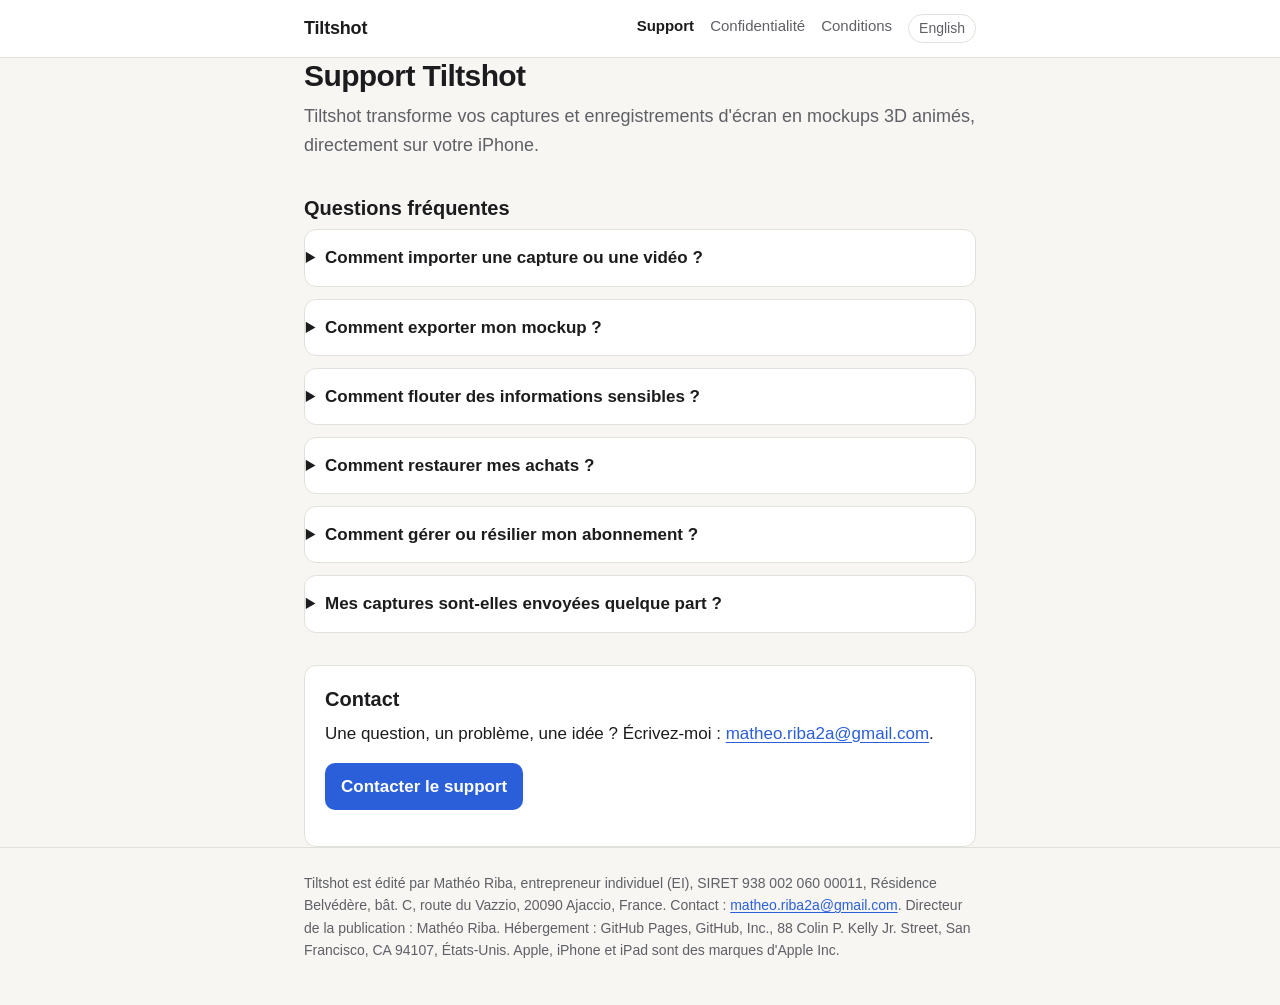
<file: index.html>
<!doctype html>
<html lang="fr">
<head>
  <meta charset="utf-8">
  <meta name="viewport" content="width=device-width, initial-scale=1">
  <title>Support · Tiltshot</title>
  <meta name="description" content="Aide et contact pour Tiltshot, l'app iOS qui transforme vos captures d'écran en mockups 3D.">
  <link rel="alternate" hreflang="fr" href="https://math-mo.github.io/tiltshot-site/">
  <link rel="alternate" hreflang="en" href="https://math-mo.github.io/tiltshot-site/en/">
  <link rel="stylesheet" href="style.css">
</head>
<body>
  <header class="site">
    <div class="wrap">
      <a class="brand" href="./">Tiltshot</a>
      <nav class="links" aria-label="Pages">
        <a href="./" aria-current="page">Support</a>
        <a href="privacy/">Confidentialité</a>
        <a href="terms/">Conditions</a>
        <a class="lang" href="en/" hreflang="en" lang="en">English</a>
      </nav>
    </div>
  </header>
  <main class="wrap">
    <h1>Support Tiltshot</h1>
    <p class="lede">Tiltshot transforme vos captures et enregistrements d'écran en mockups 3D animés, directement sur votre iPhone.</p>

    <h2>Questions fréquentes</h2>

    <details>
      <summary>Comment importer une capture ou une vidéo ?</summary>
      <p>Deux possibilités :</p>
      <ul>
        <li><strong>Depuis n'importe quelle app</strong> : touchez Partager sur une capture ou un enregistrement d'écran (dans Photos, par exemple), puis choisissez Tiltshot.</li>
        <li><strong>Depuis Tiltshot</strong> : importez depuis Photos ou Fichiers, ou touchez « Dernière capture » pour reprendre votre capture la plus récente.</li>
      </ul>
      <p>Tiltshot reconnaît le modèle d'appareil d'après la taille de l'image et choisit le bon cadre. Vous pouvez en changer à tout moment.</p>
    </details>

    <details>
      <summary>Comment exporter mon mockup ?</summary>
      <p>Lancez l'export depuis l'éditeur et choisissez le format : image PNG ou JPEG, vidéo MP4, ou GIF animé. Vous pouvez ensuite enregistrer le résultat dans Photos, dans Fichiers, ou le partager directement.</p>
      <p>La version gratuite exporte jusqu'en 1080p et 30 images par seconde, avec le filigrane « Made with Tiltshot ». Tiltshot Pro débloque la 4K, 60 images par seconde, la vidéo transparente et l'export sans filigrane.</p>
      <p>Pour enregistrer dans Photos, Tiltshot demande seulement l'autorisation « ajout seul ».</p>
    </details>

    <details>
      <summary>Comment flouter des informations sensibles ?</summary>
      <p>Utilisez « Masquer les infos sensibles » : Tiltshot repère sur la capture les e-mails, numéros de téléphone, adresses, liens, IBAN et numéros de carte, puis les floute ou les pixellise. Vous pouvez aussi ajouter une zone à la main, ou en retirer une.</p>
      <p>La détection peut se lancer automatiquement à chaque import : activez-la dans les réglages de l'app. Elle se fait entièrement sur l'iPhone, et l'image d'origine est conservée.</p>
    </details>

    <details>
      <summary>Comment restaurer mes achats ?</summary>
      <p>Si vous avez déjà acheté Tiltshot Pro (abonnement ou achat à vie), sur un autre appareil ou avant une réinstallation, touchez « Restaurer les achats » dans l'app. Utilisez le même compte Apple que lors de l'achat.</p>
    </details>

    <details>
      <summary>Comment gérer ou résilier mon abonnement ?</summary>
      <p>Les abonnements sont gérés par Apple. Touchez « Gérer l'abonnement » dans l'app, ou ouvrez Réglages sur votre iPhone, touchez votre nom, puis Abonnements.</p>
      <p>Un abonnement se renouvelle automatiquement, sauf s'il est désactivé au moins 24 heures avant la fin de la période en cours. Les remboursements sont traités par Apple : <a href="https://reportaproblem.apple.com">reportaproblem.apple.com</a>.</p>
    </details>

    <details>
      <summary>Mes captures sont-elles envoyées quelque part ?</summary>
      <p>Non. Vos captures, vidéos et projets restent sur votre appareil. Tiltshot n'a pas de compte, pas de serveur, pas de publicité ni de suivi. Voir la <a href="privacy/">politique de confidentialité</a>.</p>
    </details>

    <section class="contact" id="contact">
      <h2>Contact</h2>
      <p>Une question, un problème, une idée ? Écrivez-moi : <a href="mailto:matheo.riba2a@gmail.com">matheo.riba2a@gmail.com</a>.</p>
      <p><a class="button" href="mailto:matheo.riba2a@gmail.com">Contacter le support</a></p>
    </section>
  </main>
  <footer class="site">
    <div class="wrap">
      <p>Tiltshot est édité par Mathéo Riba, entrepreneur individuel (EI), SIRET 938 002 060 00011, Résidence Belvédère, bât. C, route du Vazzio, 20090 Ajaccio, France. Contact : <a href="mailto:matheo.riba2a@gmail.com">matheo.riba2a@gmail.com</a>. Directeur de la publication : Mathéo Riba. Hébergement : GitHub Pages, GitHub, Inc., 88 Colin P. Kelly Jr. Street, San Francisco, CA 94107, États-Unis. Apple, iPhone et iPad sont des marques d'Apple Inc.</p>
    </div>
  </footer>
</body>
</html>
</file>
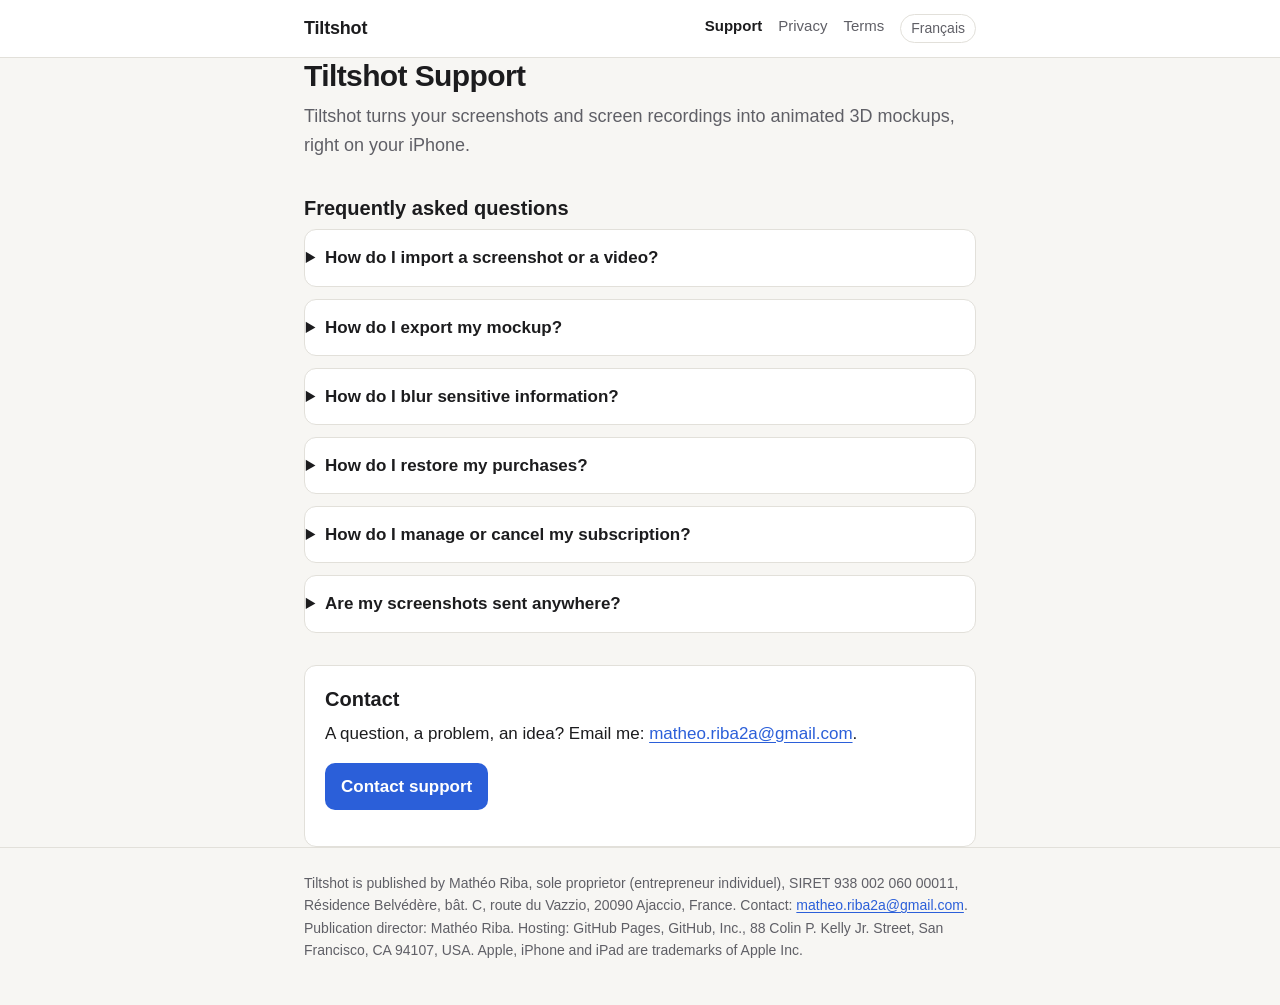
<file: en/index.html>
<!doctype html>
<html lang="en">
<head>
  <meta charset="utf-8">
  <meta name="viewport" content="width=device-width, initial-scale=1">
  <title>Support · Tiltshot</title>
  <meta name="description" content="Help and contact for Tiltshot, the iOS app that turns your screenshots into 3D mockups.">
  <link rel="alternate" hreflang="fr" href="https://math-mo.github.io/tiltshot-site/">
  <link rel="alternate" hreflang="en" href="https://math-mo.github.io/tiltshot-site/en/">
  <link rel="stylesheet" href="../style.css">
</head>
<body>
  <header class="site">
    <div class="wrap">
      <a class="brand" href="../en/">Tiltshot</a>
      <nav class="links" aria-label="Pages">
        <a href="../en/" aria-current="page">Support</a>
        <a href="../en/privacy/">Privacy</a>
        <a href="../en/terms/">Terms</a>
        <a class="lang" href="../" hreflang="fr" lang="fr">Français</a>
      </nav>
    </div>
  </header>
  <main class="wrap">
    <h1>Tiltshot Support</h1>
    <p class="lede">Tiltshot turns your screenshots and screen recordings into animated 3D mockups, right on your iPhone.</p>

    <h2>Frequently asked questions</h2>

    <details>
      <summary>How do I import a screenshot or a video?</summary>
      <p>Two ways:</p>
      <ul>
        <li><strong>From any app</strong>: tap Share on a screenshot or screen recording (in Photos, for example), then choose Tiltshot.</li>
        <li><strong>From Tiltshot</strong>: import from Photos or Files, or tap "Latest Screenshot" to pick up your most recent screenshot.</li>
      </ul>
      <p>Tiltshot recognizes the device model from the image size and picks the matching frame. You can change it at any time.</p>
    </details>

    <details>
      <summary>How do I export my mockup?</summary>
      <p>Start the export from the editor and choose a format: PNG or JPEG image, MP4 video, or animated GIF. You can then save the result to Photos or Files, or share it directly.</p>
      <p>The free version exports up to 1080p and 30 frames per second, with a "Made with Tiltshot" watermark. Tiltshot Pro unlocks 4K, 60 frames per second, transparent video and watermark-free exports.</p>
      <p>To save to Photos, Tiltshot only asks for "add only" permission.</p>
    </details>

    <details>
      <summary>How do I blur sensitive information?</summary>
      <p>Use the sensitive info tool in the editor: Tiltshot finds email addresses, phone numbers, addresses, links, IBANs and card numbers on the screenshot, then blurs or pixelates them. You can also add an area by hand, or remove one.</p>
      <p>Detection can run automatically on every import: turn it on in the app's settings. It runs entirely on the iPhone, and the original image is kept.</p>
    </details>

    <details>
      <summary>How do I restore my purchases?</summary>
      <p>If you already bought Tiltshot Pro (subscription or lifetime purchase), on another device or before reinstalling, tap "Restore Purchases" in the app. Use the same Apple Account you used to buy it.</p>
    </details>

    <details>
      <summary>How do I manage or cancel my subscription?</summary>
      <p>Subscriptions are managed by Apple. Use the subscription button in the app, or open Settings on your iPhone, tap your name, then Subscriptions.</p>
      <p>A subscription renews automatically unless it is turned off at least 24 hours before the end of the current period. Refunds are handled by Apple: <a href="https://reportaproblem.apple.com">reportaproblem.apple.com</a>.</p>
    </details>

    <details>
      <summary>Are my screenshots sent anywhere?</summary>
      <p>No. Your screenshots, videos and projects stay on your device. Tiltshot has no account, no server, no ads and no tracking. See the <a href="privacy/">privacy policy</a>.</p>
    </details>

    <section class="contact" id="contact">
      <h2>Contact</h2>
      <p>A question, a problem, an idea? Email me: <a href="mailto:matheo.riba2a@gmail.com">matheo.riba2a@gmail.com</a>.</p>
      <p><a class="button" href="mailto:matheo.riba2a@gmail.com">Contact support</a></p>
    </section>
  </main>
  <footer class="site">
    <div class="wrap">
      <p>Tiltshot is published by Mathéo Riba, sole proprietor (entrepreneur individuel), SIRET 938 002 060 00011, Résidence Belvédère, bât. C, route du Vazzio, 20090 Ajaccio, France. Contact: <a href="mailto:matheo.riba2a@gmail.com">matheo.riba2a@gmail.com</a>. Publication director: Mathéo Riba. Hosting: GitHub Pages, GitHub, Inc., 88 Colin P. Kelly Jr. Street, San Francisco, CA 94107, USA. Apple, iPhone and iPad are trademarks of Apple Inc.</p>
    </div>
  </footer>
</body>
</html>
</file>
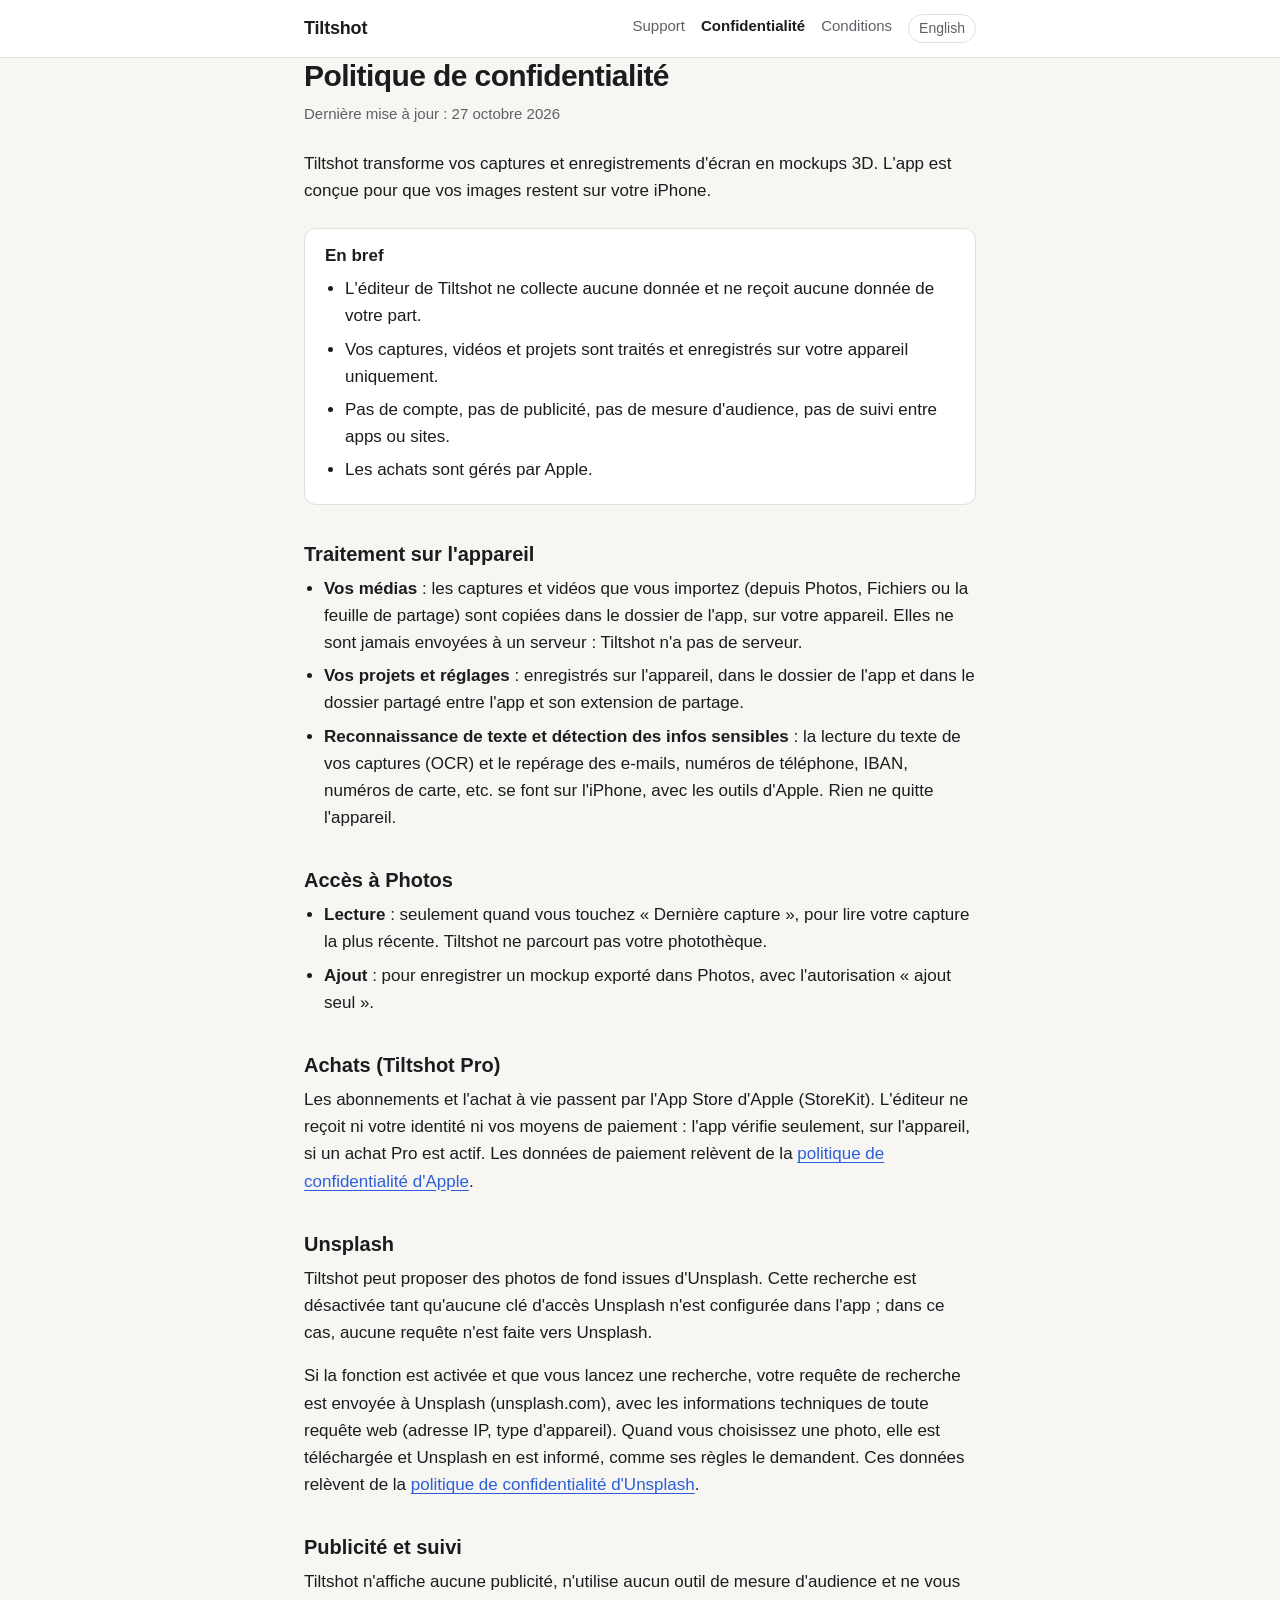
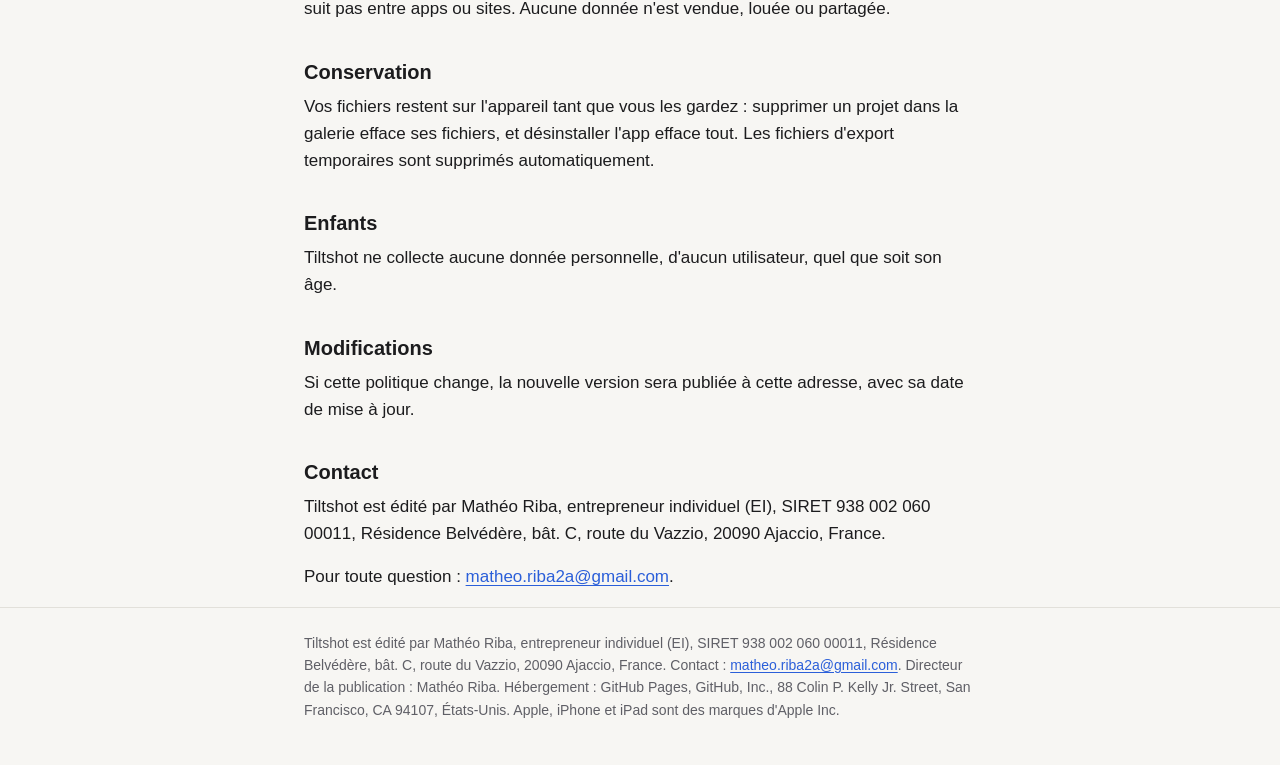
<file: privacy/index.html>
<!doctype html>
<html lang="fr">
<head>
  <meta charset="utf-8">
  <meta name="viewport" content="width=device-width, initial-scale=1">
  <title>Politique de confidentialité · Tiltshot</title>
  <meta name="description" content="Politique de confidentialité de Tiltshot : aucune donnée collectée, traitement sur l'appareil.">
  <link rel="alternate" hreflang="fr" href="https://math-mo.github.io/tiltshot-site/privacy/">
  <link rel="alternate" hreflang="en" href="https://math-mo.github.io/tiltshot-site/en/privacy/">
  <link rel="stylesheet" href="../style.css">
</head>
<body>
  <header class="site">
    <div class="wrap">
      <a class="brand" href="../">Tiltshot</a>
      <nav class="links" aria-label="Pages">
        <a href="../">Support</a>
        <a href="../privacy/" aria-current="page">Confidentialité</a>
        <a href="../terms/">Conditions</a>
        <a class="lang" href="../en/privacy/" hreflang="en" lang="en">English</a>
      </nav>
    </div>
  </header>
  <main class="wrap">
    <h1>Politique de confidentialité</h1>
    <p class="updated">Dernière mise à jour : 27 octobre 2026</p>
    <p>Tiltshot transforme vos captures et enregistrements d'écran en mockups 3D. L'app est conçue pour que vos images restent sur votre iPhone.</p>

    <section class="summary">
      <h2>En bref</h2>
      <ul>
        <li>L'éditeur de Tiltshot ne collecte aucune donnée et ne reçoit aucune donnée de votre part.</li>
        <li>Vos captures, vidéos et projets sont traités et enregistrés sur votre appareil uniquement.</li>
        <li>Pas de compte, pas de publicité, pas de mesure d'audience, pas de suivi entre apps ou sites.</li>
        <li>Les achats sont gérés par Apple.</li>
      </ul>
    </section>

    <h2>Traitement sur l'appareil</h2>
    <ul>
      <li><strong>Vos médias</strong> : les captures et vidéos que vous importez (depuis Photos, Fichiers ou la feuille de partage) sont copiées dans le dossier de l'app, sur votre appareil. Elles ne sont jamais envoyées à un serveur : Tiltshot n'a pas de serveur.</li>
      <li><strong>Vos projets et réglages</strong> : enregistrés sur l'appareil, dans le dossier de l'app et dans le dossier partagé entre l'app et son extension de partage.</li>
      <li><strong>Reconnaissance de texte et détection des infos sensibles</strong> : la lecture du texte de vos captures (OCR) et le repérage des e-mails, numéros de téléphone, IBAN, numéros de carte, etc. se font sur l'iPhone, avec les outils d'Apple. Rien ne quitte l'appareil.</li>
    </ul>

    <h2>Accès à Photos</h2>
    <ul>
      <li><strong>Lecture</strong> : seulement quand vous touchez « Dernière capture », pour lire votre capture la plus récente. Tiltshot ne parcourt pas votre photothèque.</li>
      <li><strong>Ajout</strong> : pour enregistrer un mockup exporté dans Photos, avec l'autorisation « ajout seul ».</li>
    </ul>

    <h2>Achats (Tiltshot Pro)</h2>
    <p>Les abonnements et l'achat à vie passent par l'App Store d'Apple (StoreKit). L'éditeur ne reçoit ni votre identité ni vos moyens de paiement : l'app vérifie seulement, sur l'appareil, si un achat Pro est actif. Les données de paiement relèvent de la <a href="https://www.apple.com/legal/privacy/">politique de confidentialité d'Apple</a>.</p>

    <h2>Unsplash</h2>
    <p>Tiltshot peut proposer des photos de fond issues d'Unsplash. Cette recherche est désactivée tant qu'aucune clé d'accès Unsplash n'est configurée dans l'app ; dans ce cas, aucune requête n'est faite vers Unsplash.</p>
    <p>Si la fonction est activée et que vous lancez une recherche, votre requête de recherche est envoyée à Unsplash (unsplash.com), avec les informations techniques de toute requête web (adresse IP, type d'appareil). Quand vous choisissez une photo, elle est téléchargée et Unsplash en est informé, comme ses règles le demandent. Ces données relèvent de la <a href="https://unsplash.com/privacy">politique de confidentialité d'Unsplash</a>.</p>

    <h2>Publicité et suivi</h2>
    <p>Tiltshot n'affiche aucune publicité, n'utilise aucun outil de mesure d'audience et ne vous suit pas entre apps ou sites. Aucune donnée n'est vendue, louée ou partagée.</p>

    <h2>Conservation</h2>
    <p>Vos fichiers restent sur l'appareil tant que vous les gardez : supprimer un projet dans la galerie efface ses fichiers, et désinstaller l'app efface tout. Les fichiers d'export temporaires sont supprimés automatiquement.</p>

    <h2>Enfants</h2>
    <p>Tiltshot ne collecte aucune donnée personnelle, d'aucun utilisateur, quel que soit son âge.</p>

    <h2>Modifications</h2>
    <p>Si cette politique change, la nouvelle version sera publiée à cette adresse, avec sa date de mise à jour.</p>

    <h2 id="contact">Contact</h2>
    <p>Tiltshot est édité par Mathéo Riba, entrepreneur individuel (EI), SIRET 938 002 060 00011, Résidence Belvédère, bât. C, route du Vazzio, 20090 Ajaccio, France.</p>
    <p>Pour toute question : <a href="mailto:matheo.riba2a@gmail.com">matheo.riba2a@gmail.com</a>.</p>
  </main>
  <footer class="site">
    <div class="wrap">
      <p>Tiltshot est édité par Mathéo Riba, entrepreneur individuel (EI), SIRET 938 002 060 00011, Résidence Belvédère, bât. C, route du Vazzio, 20090 Ajaccio, France. Contact : <a href="mailto:matheo.riba2a@gmail.com">matheo.riba2a@gmail.com</a>. Directeur de la publication : Mathéo Riba. Hébergement : GitHub Pages, GitHub, Inc., 88 Colin P. Kelly Jr. Street, San Francisco, CA 94107, États-Unis. Apple, iPhone et iPad sont des marques d'Apple Inc.</p>
    </div>
  </footer>
</body>
</html>
</file>
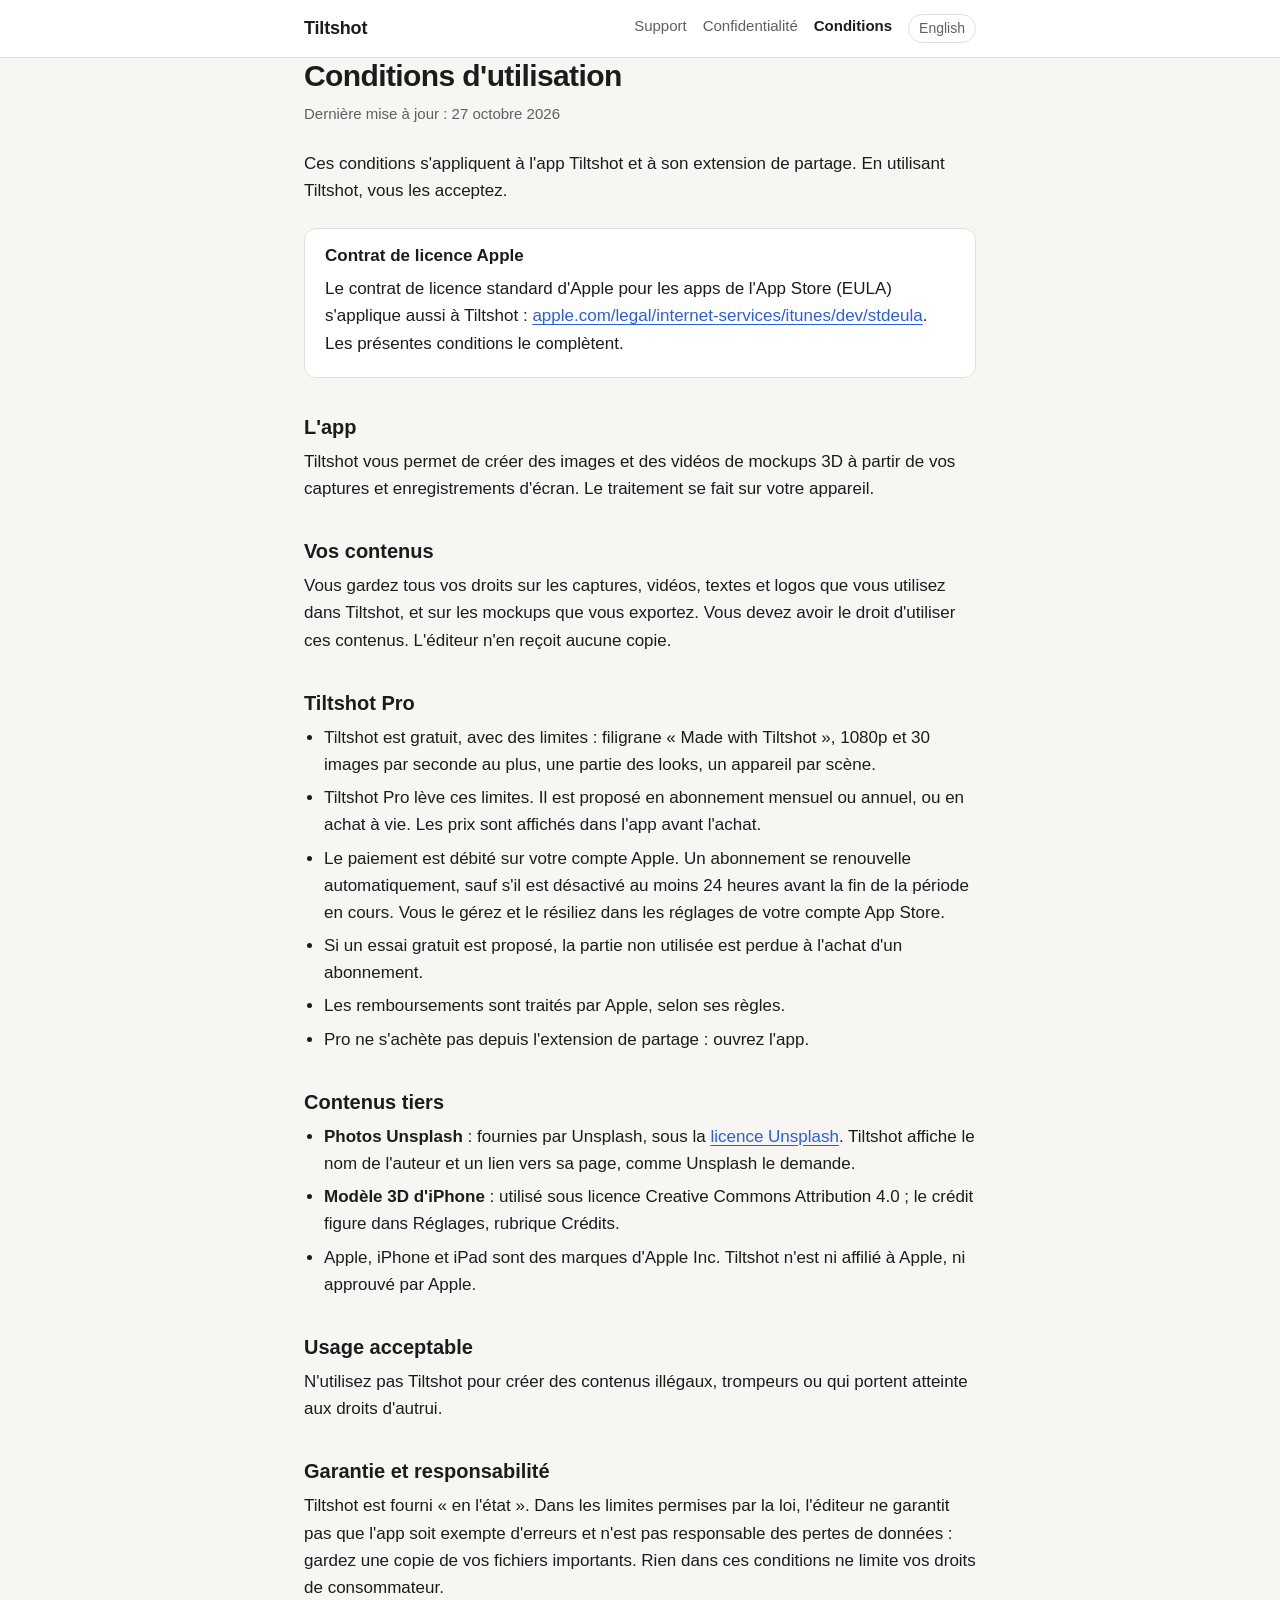
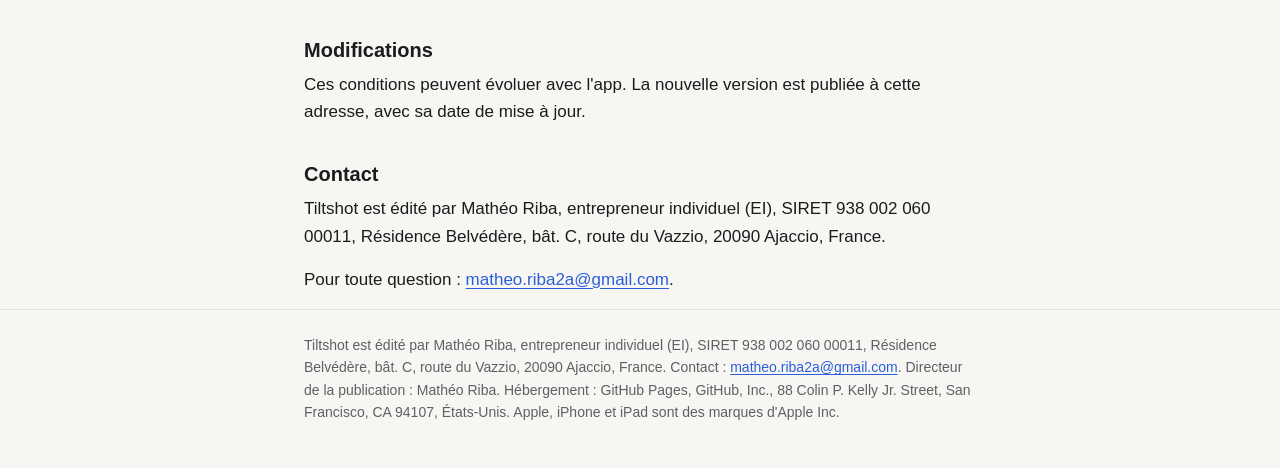
<file: terms/index.html>
<!doctype html>
<html lang="fr">
<head>
  <meta charset="utf-8">
  <meta name="viewport" content="width=device-width, initial-scale=1">
  <title>Conditions d'utilisation · Tiltshot</title>
  <meta name="description" content="Conditions d'utilisation de l'app iOS Tiltshot.">
  <link rel="alternate" hreflang="fr" href="https://math-mo.github.io/tiltshot-site/terms/">
  <link rel="alternate" hreflang="en" href="https://math-mo.github.io/tiltshot-site/en/terms/">
  <link rel="stylesheet" href="../style.css">
</head>
<body>
  <header class="site">
    <div class="wrap">
      <a class="brand" href="../">Tiltshot</a>
      <nav class="links" aria-label="Pages">
        <a href="../">Support</a>
        <a href="../privacy/">Confidentialité</a>
        <a href="../terms/" aria-current="page">Conditions</a>
        <a class="lang" href="../en/terms/" hreflang="en" lang="en">English</a>
      </nav>
    </div>
  </header>
  <main class="wrap">
    <h1>Conditions d'utilisation</h1>
    <p class="updated">Dernière mise à jour : 27 octobre 2026</p>
    <p>Ces conditions s'appliquent à l'app Tiltshot et à son extension de partage. En utilisant Tiltshot, vous les acceptez.</p>

    <section class="summary">
      <h2>Contrat de licence Apple</h2>
      <p>Le contrat de licence standard d'Apple pour les apps de l'App Store (EULA) s'applique aussi à Tiltshot : <a href="https://www.apple.com/legal/internet-services/itunes/dev/stdeula/">apple.com/legal/internet-services/itunes/dev/stdeula</a>. Les présentes conditions le complètent.</p>
    </section>

    <h2>L'app</h2>
    <p>Tiltshot vous permet de créer des images et des vidéos de mockups 3D à partir de vos captures et enregistrements d'écran. Le traitement se fait sur votre appareil.</p>

    <h2>Vos contenus</h2>
    <p>Vous gardez tous vos droits sur les captures, vidéos, textes et logos que vous utilisez dans Tiltshot, et sur les mockups que vous exportez. Vous devez avoir le droit d'utiliser ces contenus. L'éditeur n'en reçoit aucune copie.</p>

    <h2>Tiltshot Pro</h2>
    <ul>
      <li>Tiltshot est gratuit, avec des limites : filigrane « Made with Tiltshot », 1080p et 30 images par seconde au plus, une partie des looks, un appareil par scène.</li>
      <li>Tiltshot Pro lève ces limites. Il est proposé en abonnement mensuel ou annuel, ou en achat à vie. Les prix sont affichés dans l'app avant l'achat.</li>
      <li>Le paiement est débité sur votre compte Apple. Un abonnement se renouvelle automatiquement, sauf s'il est désactivé au moins 24 heures avant la fin de la période en cours. Vous le gérez et le résiliez dans les réglages de votre compte App Store.</li>
      <li>Si un essai gratuit est proposé, la partie non utilisée est perdue à l'achat d'un abonnement.</li>
      <li>Les remboursements sont traités par Apple, selon ses règles.</li>
      <li>Pro ne s'achète pas depuis l'extension de partage : ouvrez l'app.</li>
    </ul>

    <h2>Contenus tiers</h2>
    <ul>
      <li><strong>Photos Unsplash</strong> : fournies par Unsplash, sous la <a href="https://unsplash.com/license">licence Unsplash</a>. Tiltshot affiche le nom de l'auteur et un lien vers sa page, comme Unsplash le demande.</li>
      <li><strong>Modèle 3D d'iPhone</strong> : utilisé sous licence Creative Commons Attribution 4.0 ; le crédit figure dans Réglages, rubrique Crédits.</li>
      <li>Apple, iPhone et iPad sont des marques d'Apple Inc. Tiltshot n'est ni affilié à Apple, ni approuvé par Apple.</li>
    </ul>

    <h2>Usage acceptable</h2>
    <p>N'utilisez pas Tiltshot pour créer des contenus illégaux, trompeurs ou qui portent atteinte aux droits d'autrui.</p>

    <h2>Garantie et responsabilité</h2>
    <p>Tiltshot est fourni « en l'état ». Dans les limites permises par la loi, l'éditeur ne garantit pas que l'app soit exempte d'erreurs et n'est pas responsable des pertes de données : gardez une copie de vos fichiers importants. Rien dans ces conditions ne limite vos droits de consommateur.</p>

    <h2>Modifications</h2>
    <p>Ces conditions peuvent évoluer avec l'app. La nouvelle version est publiée à cette adresse, avec sa date de mise à jour.</p>

    <h2 id="contact">Contact</h2>
    <p>Tiltshot est édité par Mathéo Riba, entrepreneur individuel (EI), SIRET 938 002 060 00011, Résidence Belvédère, bât. C, route du Vazzio, 20090 Ajaccio, France.</p>
    <p>Pour toute question : <a href="mailto:matheo.riba2a@gmail.com">matheo.riba2a@gmail.com</a>.</p>
  </main>
  <footer class="site">
    <div class="wrap">
      <p>Tiltshot est édité par Mathéo Riba, entrepreneur individuel (EI), SIRET 938 002 060 00011, Résidence Belvédère, bât. C, route du Vazzio, 20090 Ajaccio, France. Contact : <a href="mailto:matheo.riba2a@gmail.com">matheo.riba2a@gmail.com</a>. Directeur de la publication : Mathéo Riba. Hébergement : GitHub Pages, GitHub, Inc., 88 Colin P. Kelly Jr. Street, San Francisco, CA 94107, États-Unis. Apple, iPhone et iPad sont des marques d'Apple Inc.</p>
    </div>
  </footer>
</body>
</html>
</file>
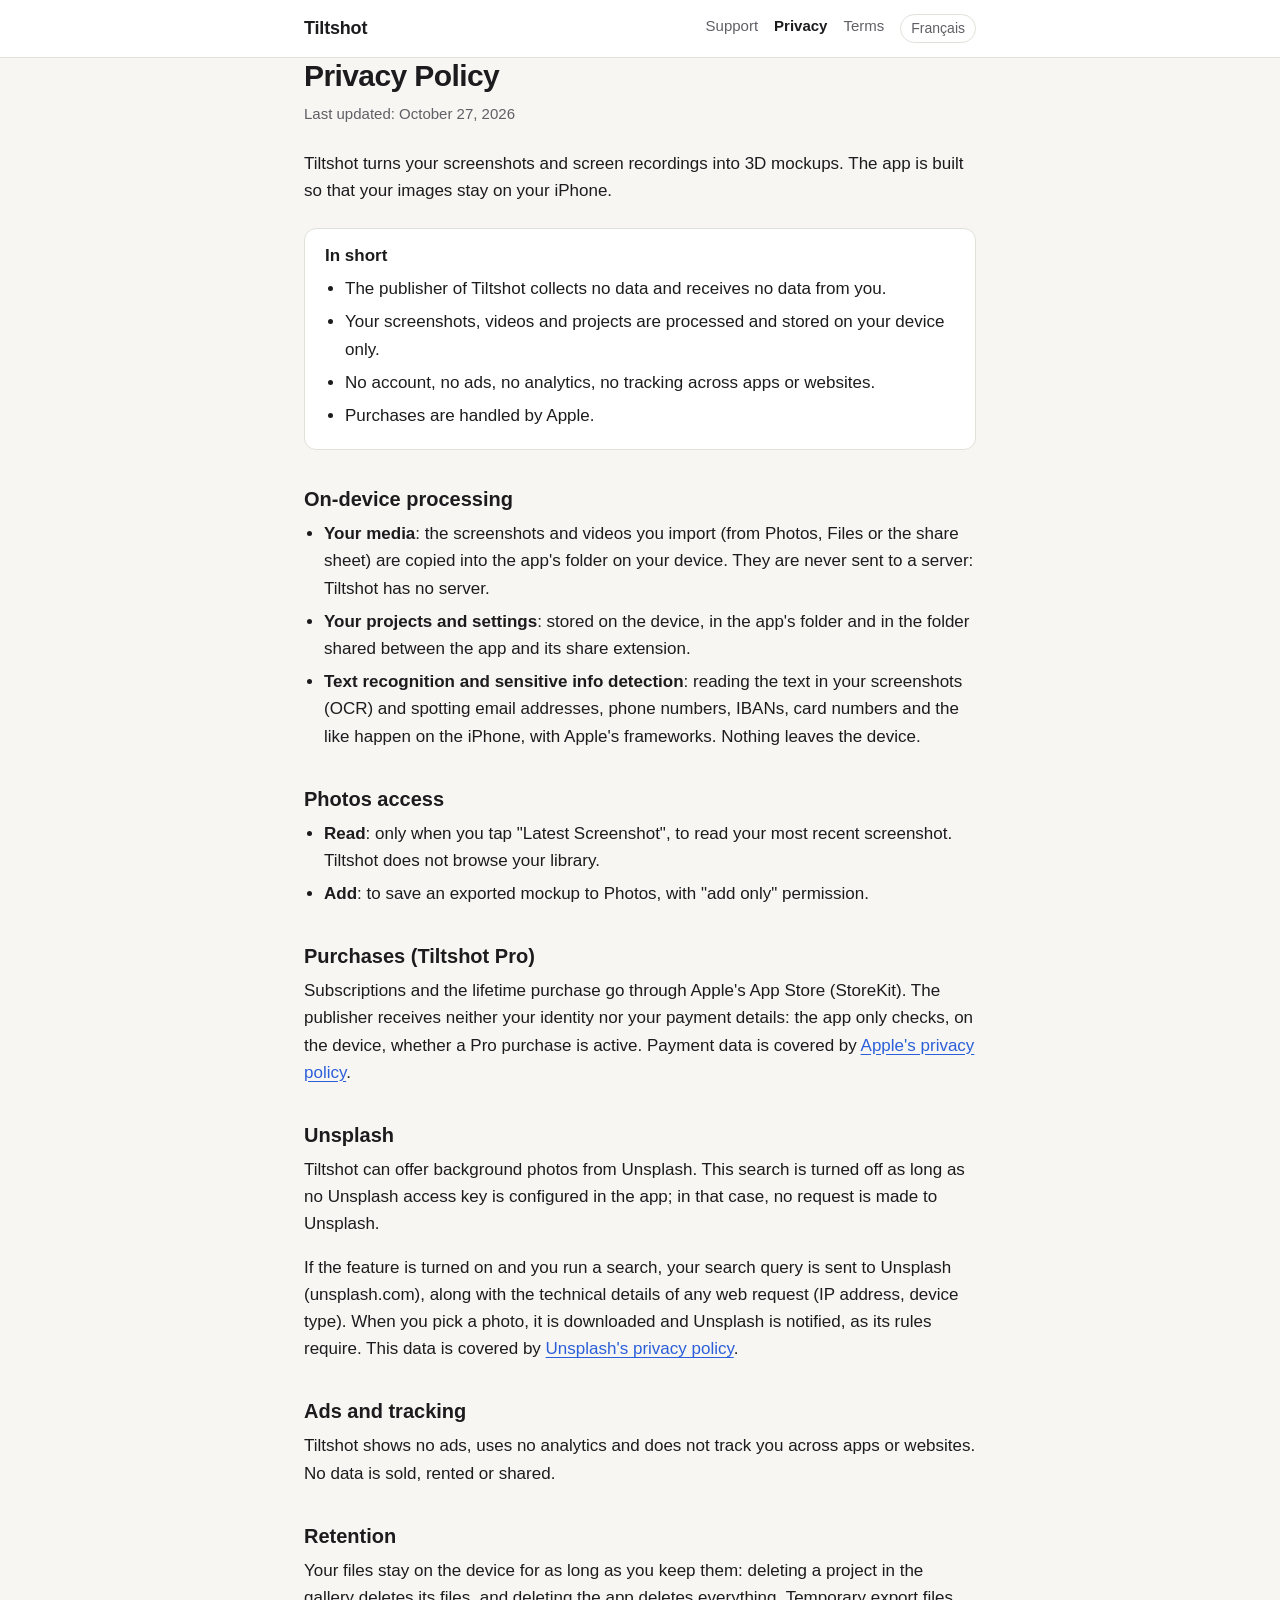
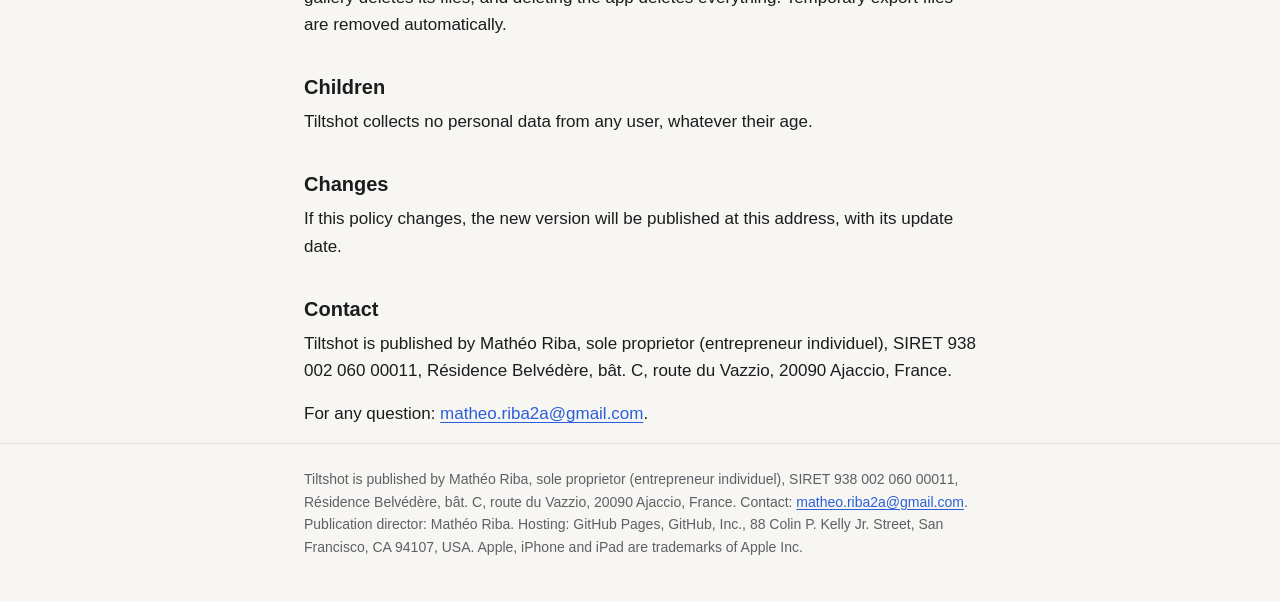
<file: en/privacy/index.html>
<!doctype html>
<html lang="en">
<head>
  <meta charset="utf-8">
  <meta name="viewport" content="width=device-width, initial-scale=1">
  <title>Privacy Policy · Tiltshot</title>
  <meta name="description" content="Tiltshot privacy policy: no data collected, processing on the device.">
  <link rel="alternate" hreflang="fr" href="https://math-mo.github.io/tiltshot-site/privacy/">
  <link rel="alternate" hreflang="en" href="https://math-mo.github.io/tiltshot-site/en/privacy/">
  <link rel="stylesheet" href="../../style.css">
</head>
<body>
  <header class="site">
    <div class="wrap">
      <a class="brand" href="../../en/">Tiltshot</a>
      <nav class="links" aria-label="Pages">
        <a href="../../en/">Support</a>
        <a href="../../en/privacy/" aria-current="page">Privacy</a>
        <a href="../../en/terms/">Terms</a>
        <a class="lang" href="../../privacy/" hreflang="fr" lang="fr">Français</a>
      </nav>
    </div>
  </header>
  <main class="wrap">
    <h1>Privacy Policy</h1>
    <p class="updated">Last updated: October 27, 2026</p>
    <p>Tiltshot turns your screenshots and screen recordings into 3D mockups. The app is built so that your images stay on your iPhone.</p>

    <section class="summary">
      <h2>In short</h2>
      <ul>
        <li>The publisher of Tiltshot collects no data and receives no data from you.</li>
        <li>Your screenshots, videos and projects are processed and stored on your device only.</li>
        <li>No account, no ads, no analytics, no tracking across apps or websites.</li>
        <li>Purchases are handled by Apple.</li>
      </ul>
    </section>

    <h2>On-device processing</h2>
    <ul>
      <li><strong>Your media</strong>: the screenshots and videos you import (from Photos, Files or the share sheet) are copied into the app's folder on your device. They are never sent to a server: Tiltshot has no server.</li>
      <li><strong>Your projects and settings</strong>: stored on the device, in the app's folder and in the folder shared between the app and its share extension.</li>
      <li><strong>Text recognition and sensitive info detection</strong>: reading the text in your screenshots (OCR) and spotting email addresses, phone numbers, IBANs, card numbers and the like happen on the iPhone, with Apple's frameworks. Nothing leaves the device.</li>
    </ul>

    <h2>Photos access</h2>
    <ul>
      <li><strong>Read</strong>: only when you tap "Latest Screenshot", to read your most recent screenshot. Tiltshot does not browse your library.</li>
      <li><strong>Add</strong>: to save an exported mockup to Photos, with "add only" permission.</li>
    </ul>

    <h2>Purchases (Tiltshot Pro)</h2>
    <p>Subscriptions and the lifetime purchase go through Apple's App Store (StoreKit). The publisher receives neither your identity nor your payment details: the app only checks, on the device, whether a Pro purchase is active. Payment data is covered by <a href="https://www.apple.com/legal/privacy/">Apple's privacy policy</a>.</p>

    <h2>Unsplash</h2>
    <p>Tiltshot can offer background photos from Unsplash. This search is turned off as long as no Unsplash access key is configured in the app; in that case, no request is made to Unsplash.</p>
    <p>If the feature is turned on and you run a search, your search query is sent to Unsplash (unsplash.com), along with the technical details of any web request (IP address, device type). When you pick a photo, it is downloaded and Unsplash is notified, as its rules require. This data is covered by <a href="https://unsplash.com/privacy">Unsplash's privacy policy</a>.</p>

    <h2>Ads and tracking</h2>
    <p>Tiltshot shows no ads, uses no analytics and does not track you across apps or websites. No data is sold, rented or shared.</p>

    <h2>Retention</h2>
    <p>Your files stay on the device for as long as you keep them: deleting a project in the gallery deletes its files, and deleting the app deletes everything. Temporary export files are removed automatically.</p>

    <h2>Children</h2>
    <p>Tiltshot collects no personal data from any user, whatever their age.</p>

    <h2>Changes</h2>
    <p>If this policy changes, the new version will be published at this address, with its update date.</p>

    <h2 id="contact">Contact</h2>
    <p>Tiltshot is published by Mathéo Riba, sole proprietor (entrepreneur individuel), SIRET 938 002 060 00011, Résidence Belvédère, bât. C, route du Vazzio, 20090 Ajaccio, France.</p>
    <p>For any question: <a href="mailto:matheo.riba2a@gmail.com">matheo.riba2a@gmail.com</a>.</p>
  </main>
  <footer class="site">
    <div class="wrap">
      <p>Tiltshot is published by Mathéo Riba, sole proprietor (entrepreneur individuel), SIRET 938 002 060 00011, Résidence Belvédère, bât. C, route du Vazzio, 20090 Ajaccio, France. Contact: <a href="mailto:matheo.riba2a@gmail.com">matheo.riba2a@gmail.com</a>. Publication director: Mathéo Riba. Hosting: GitHub Pages, GitHub, Inc., 88 Colin P. Kelly Jr. Street, San Francisco, CA 94107, USA. Apple, iPhone and iPad are trademarks of Apple Inc.</p>
    </div>
  </footer>
</body>
</html>
</file>
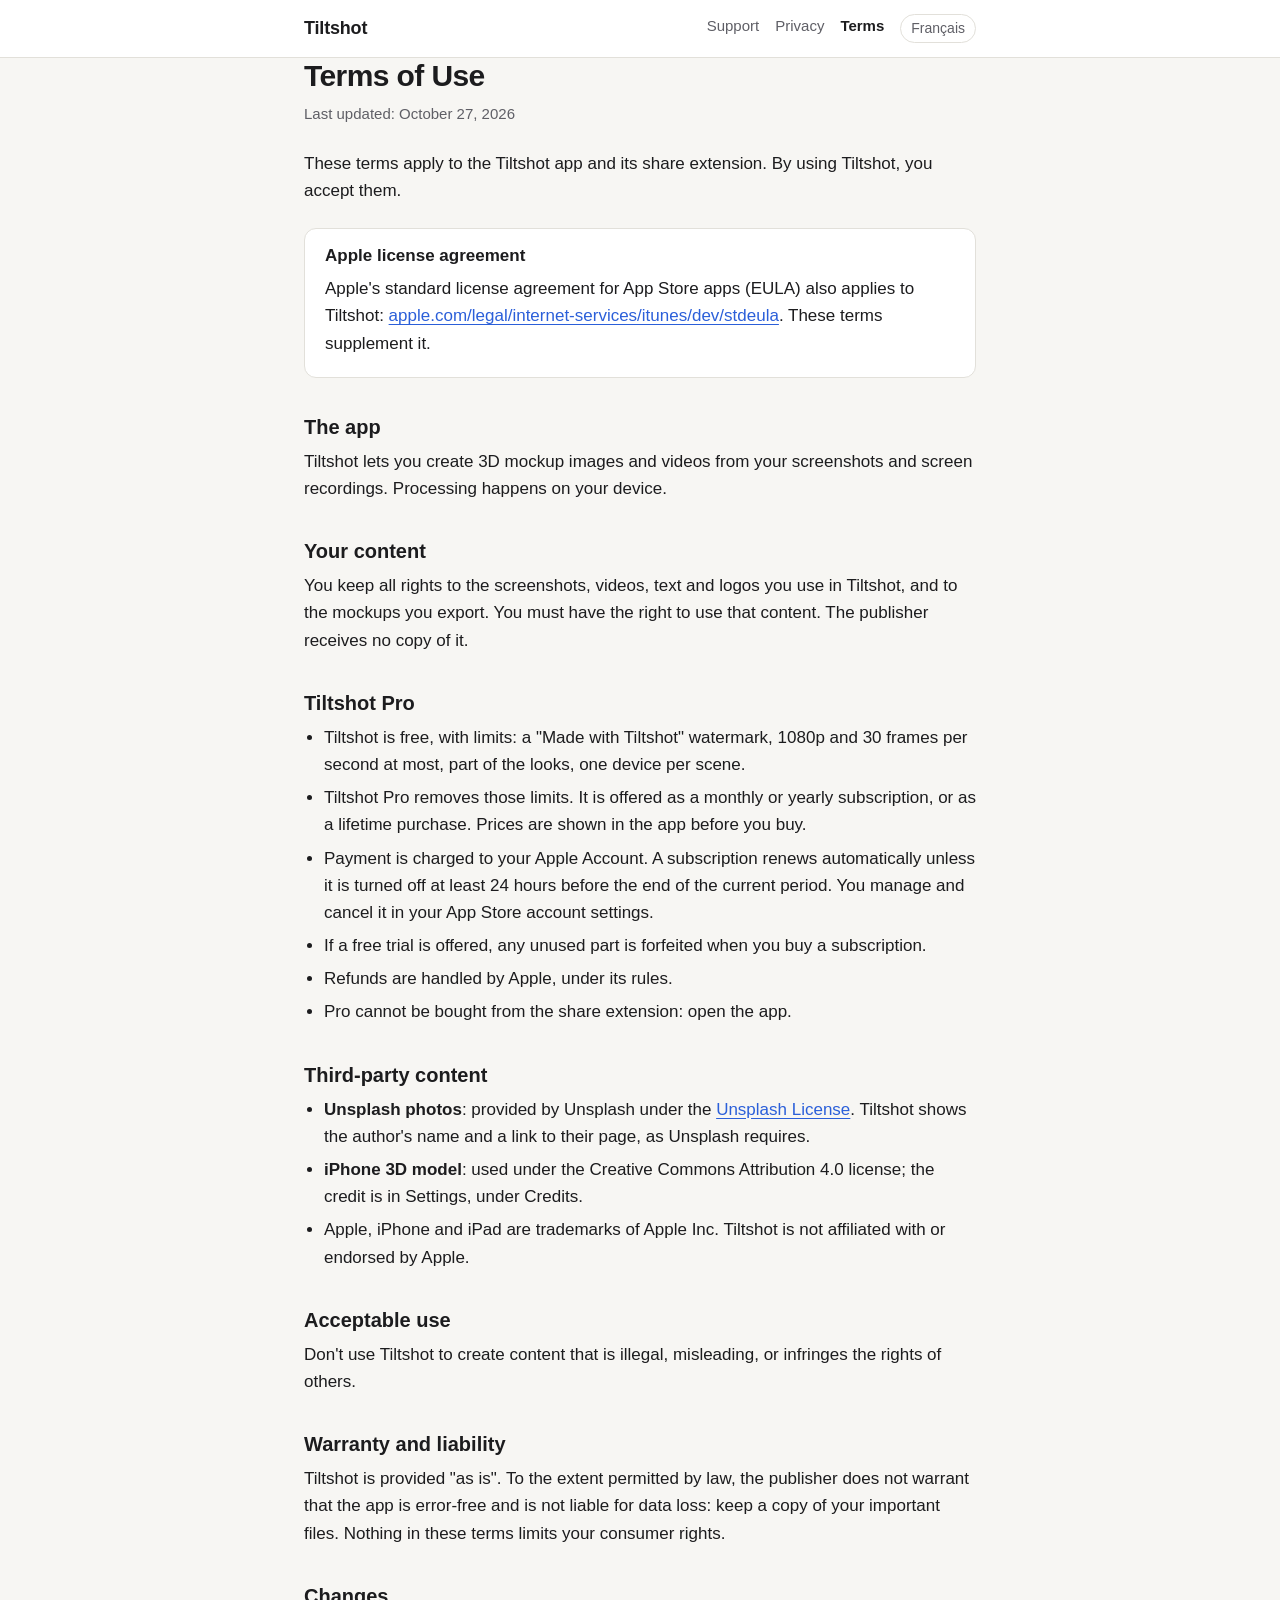
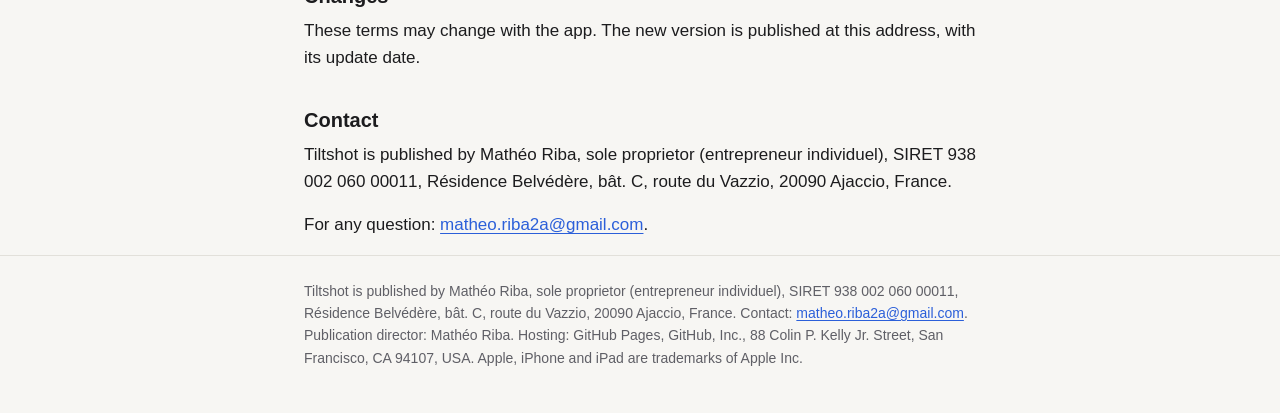
<file: en/terms/index.html>
<!doctype html>
<html lang="en">
<head>
  <meta charset="utf-8">
  <meta name="viewport" content="width=device-width, initial-scale=1">
  <title>Terms of Use · Tiltshot</title>
  <meta name="description" content="Terms of use for the Tiltshot iOS app.">
  <link rel="alternate" hreflang="fr" href="https://math-mo.github.io/tiltshot-site/terms/">
  <link rel="alternate" hreflang="en" href="https://math-mo.github.io/tiltshot-site/en/terms/">
  <link rel="stylesheet" href="../../style.css">
</head>
<body>
  <header class="site">
    <div class="wrap">
      <a class="brand" href="../../en/">Tiltshot</a>
      <nav class="links" aria-label="Pages">
        <a href="../../en/">Support</a>
        <a href="../../en/privacy/">Privacy</a>
        <a href="../../en/terms/" aria-current="page">Terms</a>
        <a class="lang" href="../../terms/" hreflang="fr" lang="fr">Français</a>
      </nav>
    </div>
  </header>
  <main class="wrap">
    <h1>Terms of Use</h1>
    <p class="updated">Last updated: October 27, 2026</p>
    <p>These terms apply to the Tiltshot app and its share extension. By using Tiltshot, you accept them.</p>

    <section class="summary">
      <h2>Apple license agreement</h2>
      <p>Apple's standard license agreement for App Store apps (EULA) also applies to Tiltshot: <a href="https://www.apple.com/legal/internet-services/itunes/dev/stdeula/">apple.com/legal/internet-services/itunes/dev/stdeula</a>. These terms supplement it.</p>
    </section>

    <h2>The app</h2>
    <p>Tiltshot lets you create 3D mockup images and videos from your screenshots and screen recordings. Processing happens on your device.</p>

    <h2>Your content</h2>
    <p>You keep all rights to the screenshots, videos, text and logos you use in Tiltshot, and to the mockups you export. You must have the right to use that content. The publisher receives no copy of it.</p>

    <h2>Tiltshot Pro</h2>
    <ul>
      <li>Tiltshot is free, with limits: a "Made with Tiltshot" watermark, 1080p and 30 frames per second at most, part of the looks, one device per scene.</li>
      <li>Tiltshot Pro removes those limits. It is offered as a monthly or yearly subscription, or as a lifetime purchase. Prices are shown in the app before you buy.</li>
      <li>Payment is charged to your Apple Account. A subscription renews automatically unless it is turned off at least 24 hours before the end of the current period. You manage and cancel it in your App Store account settings.</li>
      <li>If a free trial is offered, any unused part is forfeited when you buy a subscription.</li>
      <li>Refunds are handled by Apple, under its rules.</li>
      <li>Pro cannot be bought from the share extension: open the app.</li>
    </ul>

    <h2>Third-party content</h2>
    <ul>
      <li><strong>Unsplash photos</strong>: provided by Unsplash under the <a href="https://unsplash.com/license">Unsplash License</a>. Tiltshot shows the author's name and a link to their page, as Unsplash requires.</li>
      <li><strong>iPhone 3D model</strong>: used under the Creative Commons Attribution 4.0 license; the credit is in Settings, under Credits.</li>
      <li>Apple, iPhone and iPad are trademarks of Apple Inc. Tiltshot is not affiliated with or endorsed by Apple.</li>
    </ul>

    <h2>Acceptable use</h2>
    <p>Don't use Tiltshot to create content that is illegal, misleading, or infringes the rights of others.</p>

    <h2>Warranty and liability</h2>
    <p>Tiltshot is provided "as is". To the extent permitted by law, the publisher does not warrant that the app is error-free and is not liable for data loss: keep a copy of your important files. Nothing in these terms limits your consumer rights.</p>

    <h2>Changes</h2>
    <p>These terms may change with the app. The new version is published at this address, with its update date.</p>

    <h2 id="contact">Contact</h2>
    <p>Tiltshot is published by Mathéo Riba, sole proprietor (entrepreneur individuel), SIRET 938 002 060 00011, Résidence Belvédère, bât. C, route du Vazzio, 20090 Ajaccio, France.</p>
    <p>For any question: <a href="mailto:matheo.riba2a@gmail.com">matheo.riba2a@gmail.com</a>.</p>
  </main>
  <footer class="site">
    <div class="wrap">
      <p>Tiltshot is published by Mathéo Riba, sole proprietor (entrepreneur individuel), SIRET 938 002 060 00011, Résidence Belvédère, bât. C, route du Vazzio, 20090 Ajaccio, France. Contact: <a href="mailto:matheo.riba2a@gmail.com">matheo.riba2a@gmail.com</a>. Publication director: Mathéo Riba. Hosting: GitHub Pages, GitHub, Inc., 88 Colin P. Kelly Jr. Street, San Francisco, CA 94107, USA. Apple, iPhone and iPad are trademarks of Apple Inc.</p>
    </div>
  </footer>
</body>
</html>
</file>
<file: style.css>
:root {
  --bg: #f7f6f3;
  --surface: #ffffff;
  --text: #1c1c1e;
  --muted: #5f5f66;
  --line: #e2e0da;
  --accent: #2b5fd9;
  --accent-text: #ffffff;
  color-scheme: light dark;
}

@media (prefers-color-scheme: dark) {
  :root {
    --bg: #141416;
    --surface: #1c1c1f;
    --text: #ececef;
    --muted: #a1a1aa;
    --line: #2e2e33;
    --accent: #7ea2ff;
    --accent-text: #0e1220;
  }
}

*,
*::before,
*::after {
  box-sizing: border-box;
}

html {
  -webkit-text-size-adjust: 100%;
  text-size-adjust: 100%;
}

body {
  margin: 0;
  background: var(--bg);
  color: var(--text);
  font-family: -apple-system, BlinkMacSystemFont, "SF Pro Text", "Segoe UI", Roboto, "Helvetica Neue", Arial, sans-serif;
  font-size: 1.0625rem;
  line-height: 1.6;
}

a {
  color: var(--accent);
  text-underline-offset: 0.15em;
}

a:focus-visible {
  outline: 2px solid var(--accent);
  outline-offset: 2px;
  border-radius: 2px;
}

.wrap {
  max-width: 44rem;
  margin: 0 auto;
  padding: 0 1rem;
}

header.site {
  border-bottom: 1px solid var(--line);
  background: var(--surface);
}

header.site .wrap {
  display: flex;
  flex-wrap: wrap;
  align-items: center;
  justify-content: space-between;
  gap: 0.5rem 1rem;
  padding-top: 0.875rem;
  padding-bottom: 0.875rem;
}

.brand {
  font-weight: 700;
  font-size: 1.125rem;
  letter-spacing: -0.01em;
  color: var(--text);
  text-decoration: none;
}

nav.links {
  display: flex;
  flex-wrap: wrap;
  gap: 0.25rem 1rem;
  font-size: 0.9375rem;
}

nav.links a {
  color: var(--muted);
  text-decoration: none;
}

nav.links a[aria-current="page"] {
  color: var(--text);
  font-weight: 600;
}

nav.links a:hover {
  color: var(--text);
}

.lang {
  font-size: 0.875rem;
  border: 1px solid var(--line);
  border-radius: 999px;
  padding: 0.125rem 0.625rem;
  text-decoration: none;
  color: var(--muted);
}

main {
  padding: 2rem 0 3rem;
}

h1 {
  font-size: 1.875rem;
  line-height: 1.2;
  letter-spacing: -0.02em;
  margin: 0 0 0.5rem;
}

h2 {
  font-size: 1.25rem;
  line-height: 1.3;
  margin: 2.25rem 0 0.5rem;
}

h3 {
  font-size: 1.0625rem;
  margin: 1.5rem 0 0.25rem;
}

p,
ul {
  margin: 0 0 1rem;
}

ul {
  padding-left: 1.25rem;
}

li {
  margin-bottom: 0.375rem;
}

.updated {
  color: var(--muted);
  font-size: 0.9375rem;
  margin-bottom: 1.5rem;
}

.lede {
  font-size: 1.125rem;
  color: var(--muted);
}

.summary {
  background: var(--surface);
  border: 1px solid var(--line);
  border-radius: 12px;
  padding: 1rem 1.25rem 0.25rem;
  margin: 1.5rem 0;
}

.summary h2 {
  margin-top: 0;
  font-size: 1.0625rem;
}

details {
  background: var(--surface);
  border: 1px solid var(--line);
  border-radius: 12px;
  padding: 0 1.25rem;
  margin-bottom: 0.75rem;
}

summary {
  cursor: pointer;
  font-weight: 600;
  padding: 0.875rem 0;
  list-style-position: outside;
}

details[open] summary {
  border-bottom: 1px solid var(--line);
  margin-bottom: 0.75rem;
}

.contact {
  background: var(--surface);
  border: 1px solid var(--line);
  border-radius: 12px;
  padding: 1.25rem;
  margin-top: 2rem;
}

.contact h2 {
  margin-top: 0;
}

.button {
  display: inline-block;
  background: var(--accent);
  color: var(--accent-text);
  text-decoration: none;
  font-weight: 600;
  border-radius: 10px;
  padding: 0.625rem 1rem;
}

.note {
  color: var(--muted);
  font-size: 0.9375rem;
}

footer.site {
  border-top: 1px solid var(--line);
  color: var(--muted);
  font-size: 0.875rem;
  padding: 1.5rem 0 2.5rem;
}

footer.site p {
  margin: 0 0 0.25rem;
}

@media (max-width: 30rem) {
  body {
    font-size: 1rem;
  }

  h1 {
    font-size: 1.5rem;
  }

  main {
    padding-top: 1.5rem;
  }
}
</file>
